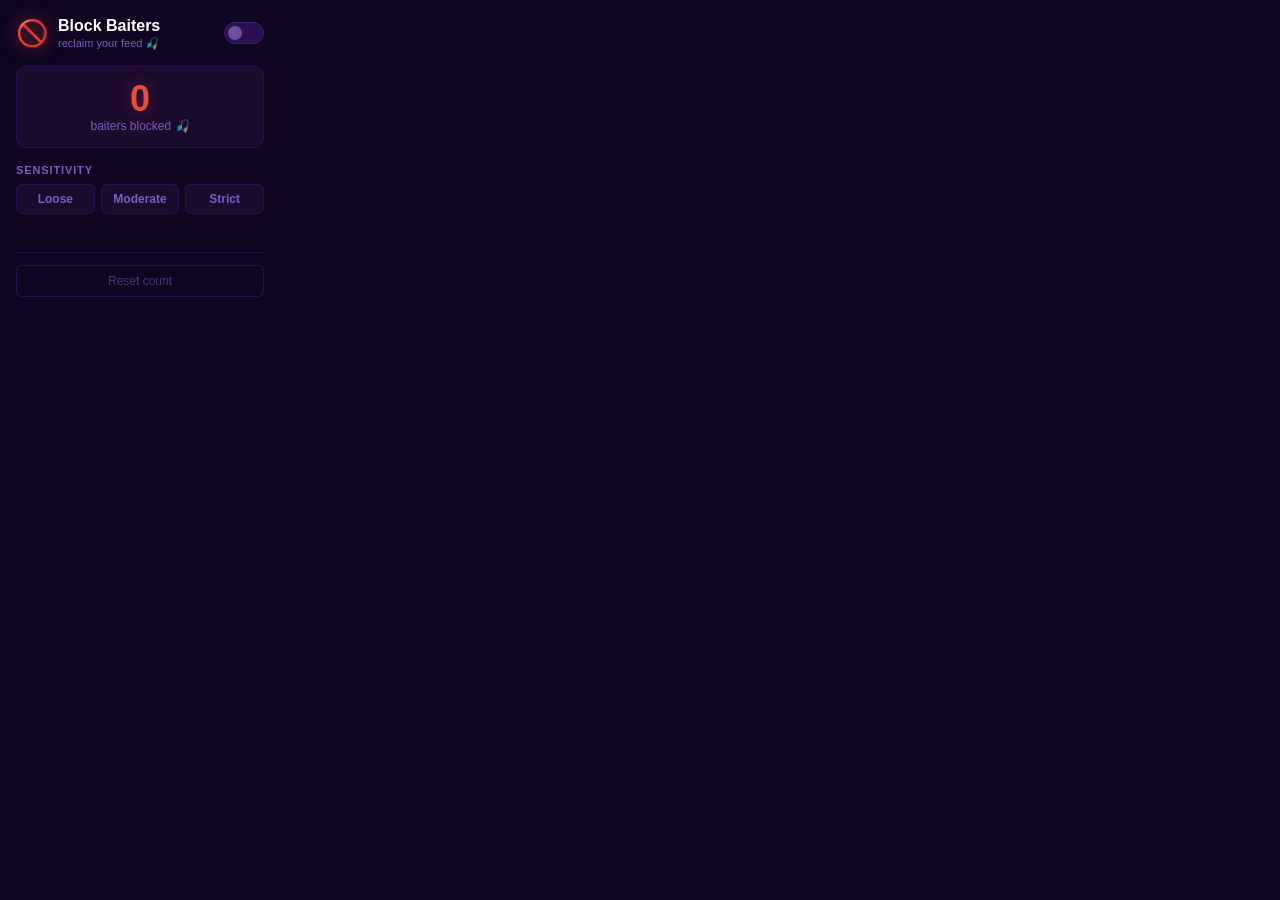
<file: popup.html>
<!DOCTYPE html>
<html lang="en">
<head>
  <meta charset="UTF-8" />
  <meta name="viewport" content="width=device-width, initial-scale=1.0" />
  <title>Block Baiters</title>
  <link rel="stylesheet" href="popup.css" />
</head>
<body>
  <div class="container">
    <header>
      <div class="logo">🚫</div>
      <div class="title-group">
        <h1>Block Baiters</h1>
        <p class="subtitle">reclaim your feed 🎣</p>
      </div>
      <label class="toggle" title="Enable / disable">
        <input type="checkbox" id="enabledToggle" />
        <span class="toggle__track"></span>
      </label>
    </header>

    <section class="stats" id="statsSection">
      <div class="stat">
        <span class="stat__number" id="filteredCount">0</span>
        <span class="stat__label">baiters blocked 🎣</span>
      </div>
    </section>

    <section class="settings">
      <label class="setting-label" for="sensitivitySelect">Sensitivity</label>
      <div class="sensitivity-group" id="sensitivityGroup">
        <button class="sens-btn" data-value="loose">Loose</button>
        <button class="sens-btn" data-value="moderate">Moderate</button>
        <button class="sens-btn" data-value="strict">Strict</button>
      </div>
      <p class="sensitivity-hint" id="sensitivityHint"></p>
    </section>

    <footer>
      <button class="reset-btn" id="resetBtn">Reset count</button>
    </footer>
  </div>
  <script src="popup.js"></script>
</body>
</html>
</file>
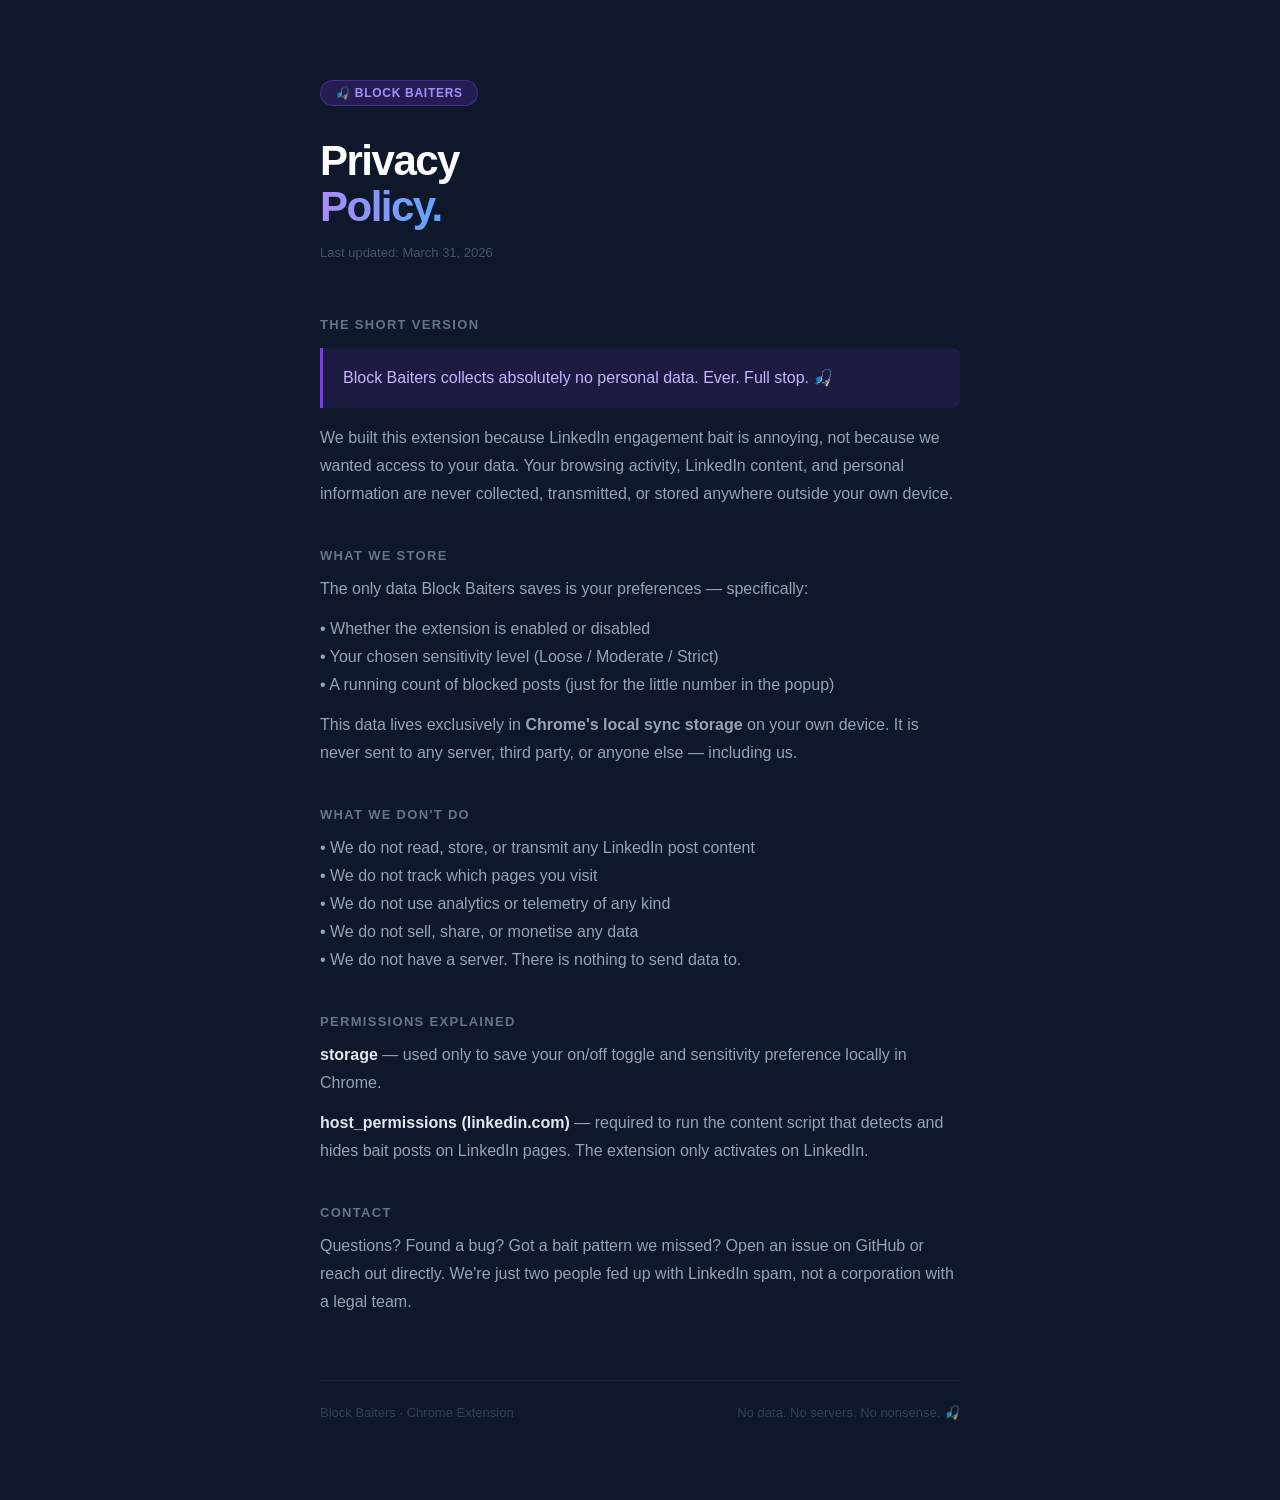
<file: privacy-policy.html>
<!DOCTYPE html>
<html lang="en">
<head>
  <meta charset="UTF-8"/>
  <meta name="viewport" content="width=device-width, initial-scale=1.0"/>
  <title>Privacy Policy — Block Baiters</title>
  <style>
    *, *::before, *::after { box-sizing: border-box; margin: 0; padding: 0; }
    body {
      font-family: -apple-system, BlinkMacSystemFont, 'Segoe UI', sans-serif;
      background: #0F172A;
      color: #CBD5E1;
      min-height: 100vh;
      display: flex;
      align-items: flex-start;
      justify-content: center;
      padding: 80px 24px;
    }
    .container { max-width: 640px; width: 100%; }
    .badge {
      display: inline-flex; align-items: center; gap: 8px;
      background: rgba(124,58,237,0.2); border: 1px solid rgba(124,58,237,0.4);
      border-radius: 100px; padding: 5px 14px; margin-bottom: 32px;
      font-size: 12px; font-weight: 600; color: #A78BFA;
      letter-spacing: 0.06em; text-transform: uppercase;
    }
    h1 {
      font-size: 42px; font-weight: 800; color: white;
      letter-spacing: -1.5px; line-height: 1.1; margin-bottom: 12px;
    }
    h1 span {
      background: linear-gradient(90deg, #A78BFA, #60A5FA);
      -webkit-background-clip: text; -webkit-text-fill-color: transparent;
    }
    .updated {
      font-size: 13px; color: #475569; margin-bottom: 52px;
    }
    section { margin-bottom: 40px; }
    h2 {
      font-size: 13px; font-weight: 700; letter-spacing: 0.1em;
      text-transform: uppercase; color: #64748B; margin-bottom: 12px;
    }
    p { font-size: 16px; line-height: 1.75; color: #94A3B8; }
    p + p { margin-top: 12px; }
    .highlight {
      background: rgba(124,58,237,0.12);
      border-left: 3px solid #7C3AED;
      border-radius: 0 8px 8px 0;
      padding: 16px 20px;
      margin: 16px 0;
    }
    .highlight p { color: #C4B5FD; font-weight: 500; }
    footer {
      margin-top: 64px; padding-top: 24px;
      border-top: 1px solid rgba(255,255,255,0.06);
      font-size: 13px; color: #334155;
      display: flex; justify-content: space-between; align-items: center;
    }
    a { color: #7C3AED; text-decoration: none; }
    a:hover { text-decoration: underline; }
  </style>
</head>
<body>
  <div class="container">
    <div class="badge">🎣 Block Baiters</div>
    <h1>Privacy<br/><span>Policy.</span></h1>
    <p class="updated">Last updated: March 31, 2026</p>

    <section>
      <h2>The short version</h2>
      <div class="highlight">
        <p>Block Baiters collects absolutely no personal data. Ever. Full stop. 🎣</p>
      </div>
      <p>We built this extension because LinkedIn engagement bait is annoying, not because we wanted access to your data. Your browsing activity, LinkedIn content, and personal information are never collected, transmitted, or stored anywhere outside your own device.</p>
    </section>

    <section>
      <h2>What we store</h2>
      <p>The only data Block Baiters saves is your preferences — specifically:</p>
      <p>• Whether the extension is enabled or disabled<br/>
         • Your chosen sensitivity level (Loose / Moderate / Strict)<br/>
         • A running count of blocked posts (just for the little number in the popup)</p>
      <p>This data lives exclusively in <strong>Chrome's local sync storage</strong> on your own device. It is never sent to any server, third party, or anyone else — including us.</p>
    </section>

    <section>
      <h2>What we don't do</h2>
      <p>• We do not read, store, or transmit any LinkedIn post content<br/>
         • We do not track which pages you visit<br/>
         • We do not use analytics or telemetry of any kind<br/>
         • We do not sell, share, or monetise any data<br/>
         • We do not have a server. There is nothing to send data to.</p>
    </section>

    <section>
      <h2>Permissions explained</h2>
      <p><strong style="color:#E2E8F0;">storage</strong> — used only to save your on/off toggle and sensitivity preference locally in Chrome.</p>
      <p><strong style="color:#E2E8F0;">host_permissions (linkedin.com)</strong> — required to run the content script that detects and hides bait posts on LinkedIn pages. The extension only activates on LinkedIn.</p>
    </section>

    <section>
      <h2>Contact</h2>
      <p>Questions? Found a bug? Got a bait pattern we missed? Open an issue on GitHub or reach out directly. We're just two people fed up with LinkedIn spam, not a corporation with a legal team.</p>
    </section>

    <footer>
      <span>Block Baiters · Chrome Extension</span>
      <span>No data. No servers. No nonsense. 🎣</span>
    </footer>
  </div>
</body>
</html>
</file>
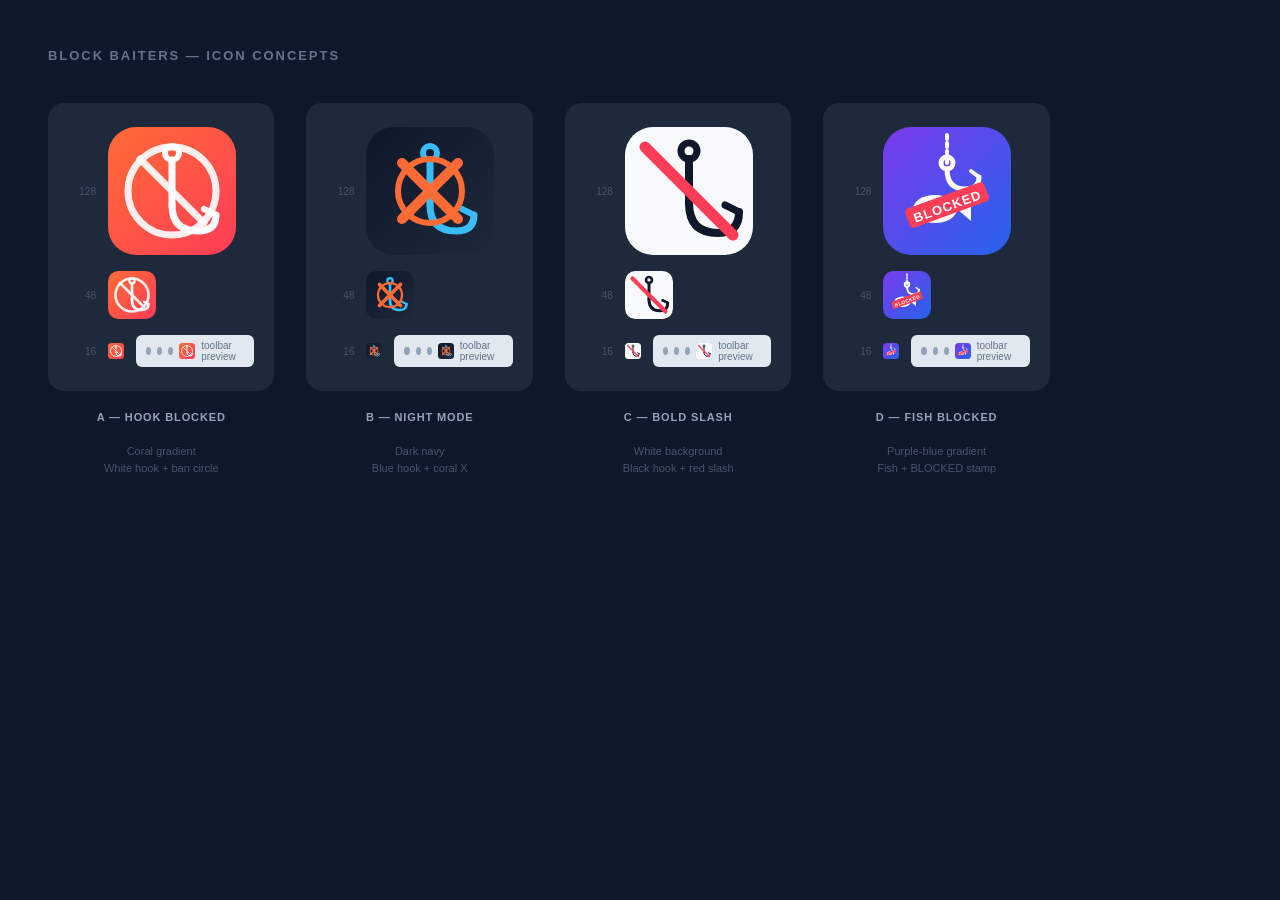
<file: icon-concepts/preview.html>
<!DOCTYPE html>
<html lang="en">
<head>
<meta charset="UTF-8"/>
<title>Block Baiters — Icon Concepts</title>
<style>
  * { box-sizing: border-box; margin: 0; padding: 0; }
  body {
    background: #0F172A;
    font-family: -apple-system, BlinkMacSystemFont, 'Segoe UI', sans-serif;
    color: white;
    padding: 48px;
    min-height: 100vh;
  }
  h1 {
    font-size: 13px;
    font-weight: 600;
    letter-spacing: 0.15em;
    text-transform: uppercase;
    color: #64748B;
    margin-bottom: 40px;
  }
  .grid {
    display: grid;
    grid-template-columns: repeat(4, 1fr);
    gap: 32px;
    max-width: 900px;
  }
  .card {
    display: flex;
    flex-direction: column;
    align-items: center;
    gap: 20px;
  }
  .sizes {
    display: flex;
    flex-direction: column;
    align-items: center;
    gap: 16px;
    background: #1E293B;
    border-radius: 16px;
    padding: 24px 20px;
    width: 100%;
  }
  .size-row {
    display: flex;
    align-items: center;
    gap: 12px;
    width: 100%;
  }
  .size-label {
    font-size: 10px;
    color: #475569;
    width: 28px;
    text-align: right;
    flex-shrink: 0;
  }
  img.hero { width: 128px; height: 128px; }
  img.mid  { width: 48px;  height: 48px; }
  img.tiny { width: 16px;  height: 16px; }
  .label {
    font-size: 11px;
    font-weight: 700;
    letter-spacing: 0.08em;
    color: #94A3B8;
    text-transform: uppercase;
  }
  .tag {
    font-size: 11px;
    color: #475569;
    text-align: center;
    line-height: 1.5;
  }
  /* Toolbar simulation */
  .toolbar-sim {
    background: #E2E8F0;
    border-radius: 6px;
    padding: 5px 10px;
    display: flex;
    align-items: center;
    gap: 6px;
    width: 100%;
  }
  .toolbar-dot { width: 8px; height: 8px; border-radius: 50%; background: #94A3B8; }
  .toolbar-label { font-size: 10px; color: #64748B; }
</style>
</head>
<body>

<h1>Block Baiters — Icon Concepts</h1>

<div class="grid">

  <!-- A -->
  <div class="card">
    <div class="sizes">
      <div class="size-row">
        <span class="size-label">128</span>
        <img class="hero" src="concept-a.svg"/>
      </div>
      <div class="size-row">
        <span class="size-label">48</span>
        <img class="mid" src="concept-a.svg"/>
      </div>
      <div class="size-row">
        <span class="size-label">16</span>
        <img class="tiny" src="concept-a.svg"/>
        <div class="toolbar-sim">
          <div class="toolbar-dot"></div>
          <div class="toolbar-dot"></div>
          <div class="toolbar-dot"></div>
          <img class="tiny" src="concept-a.svg"/>
          <span class="toolbar-label">toolbar preview</span>
        </div>
      </div>
    </div>
    <div class="label">A — Hook Blocked</div>
    <div class="tag">Coral gradient<br/>White hook + ban circle</div>
  </div>

  <!-- B -->
  <div class="card">
    <div class="sizes">
      <div class="size-row">
        <span class="size-label">128</span>
        <img class="hero" src="concept-b.svg"/>
      </div>
      <div class="size-row">
        <span class="size-label">48</span>
        <img class="mid" src="concept-b.svg"/>
      </div>
      <div class="size-row">
        <span class="size-label">16</span>
        <img class="tiny" src="concept-b.svg"/>
        <div class="toolbar-sim">
          <div class="toolbar-dot"></div>
          <div class="toolbar-dot"></div>
          <div class="toolbar-dot"></div>
          <img class="tiny" src="concept-b.svg"/>
          <span class="toolbar-label">toolbar preview</span>
        </div>
      </div>
    </div>
    <div class="label">B — Night Mode</div>
    <div class="tag">Dark navy<br/>Blue hook + coral X</div>
  </div>

  <!-- C -->
  <div class="card">
    <div class="sizes">
      <div class="size-row">
        <span class="size-label">128</span>
        <img class="hero" src="concept-c.svg"/>
      </div>
      <div class="size-row">
        <span class="size-label">48</span>
        <img class="mid" src="concept-c.svg"/>
      </div>
      <div class="size-row">
        <span class="size-label">16</span>
        <img class="tiny" src="concept-c.svg"/>
        <div class="toolbar-sim">
          <div class="toolbar-dot"></div>
          <div class="toolbar-dot"></div>
          <div class="toolbar-dot"></div>
          <img class="tiny" src="concept-c.svg"/>
          <span class="toolbar-label">toolbar preview</span>
        </div>
      </div>
    </div>
    <div class="label">C — Bold Slash</div>
    <div class="tag">White background<br/>Black hook + red slash</div>
  </div>

  <!-- D -->
  <div class="card">
    <div class="sizes">
      <div class="size-row">
        <span class="size-label">128</span>
        <img class="hero" src="concept-d.svg"/>
      </div>
      <div class="size-row">
        <span class="size-label">48</span>
        <img class="mid" src="concept-d.svg"/>
      </div>
      <div class="size-row">
        <span class="size-label">16</span>
        <img class="tiny" src="concept-d.svg"/>
        <div class="toolbar-sim">
          <div class="toolbar-dot"></div>
          <div class="toolbar-dot"></div>
          <div class="toolbar-dot"></div>
          <img class="tiny" src="concept-d.svg"/>
          <span class="toolbar-label">toolbar preview</span>
        </div>
      </div>
    </div>
    <div class="label">D — Fish Blocked</div>
    <div class="tag">Purple-blue gradient<br/>Fish + BLOCKED stamp</div>
  </div>

</div>

</body>
</html>
</file>
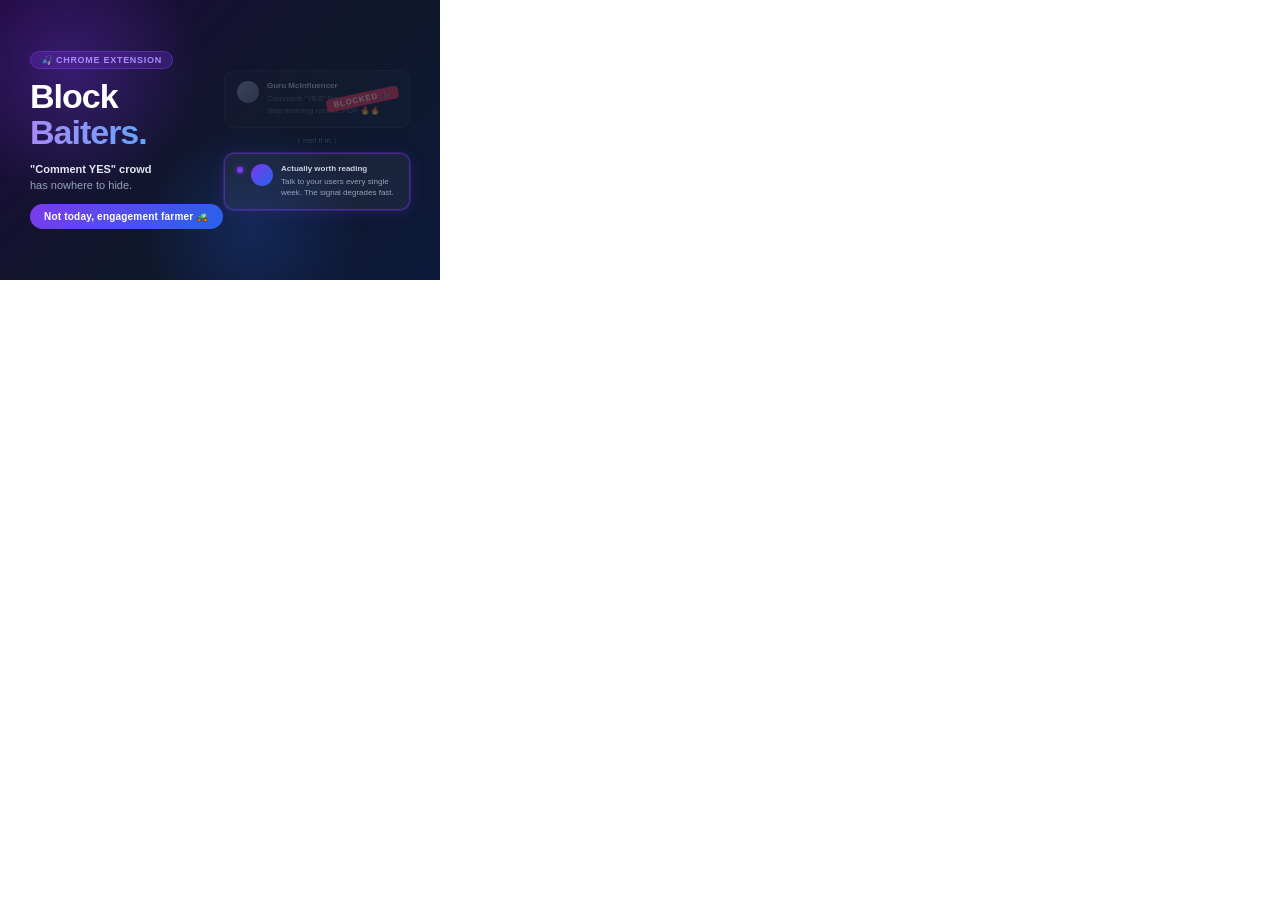
<file: icon-concepts/promo-440x280.html>
<!DOCTYPE html>
<html>
<head>
<meta charset="UTF-8"/>
<style>
  * { margin: 0; padding: 0; box-sizing: border-box; }
  html, body { width: 440px; height: 280px; overflow: hidden;
    font-family: -apple-system, BlinkMacSystemFont, 'Segoe UI', sans-serif; }

  .banner {
    width: 440px; height: 280px;
    background: linear-gradient(135deg, #1E0A3C 0%, #0F172A 55%, #0C1A3A 100%);
    display: flex; align-items: center; justify-content: space-between;
    padding: 28px 30px; position: relative; overflow: hidden;
  }
  .banner::before {
    content: ''; position: absolute; top: -60px; left: -60px;
    width: 260px; height: 260px;
    background: radial-gradient(circle, rgba(124,58,237,0.3) 0%, transparent 70%);
  }
  .banner::after {
    content: ''; position: absolute; bottom: -60px; right: 80px;
    width: 220px; height: 220px;
    background: radial-gradient(circle, rgba(37,99,235,0.22) 0%, transparent 70%);
  }

  .left { z-index: 1; max-width: 210px; display: flex; flex-direction: column; gap: 10px; }

  .badge {
    display: inline-flex; align-items: center; gap: 5px;
    background: rgba(124,58,237,0.25); border: 1px solid rgba(124,58,237,0.45);
    border-radius: 100px; padding: 3px 10px; width: fit-content;
    font-size: 9px; font-weight: 700; color: #A78BFA;
    letter-spacing: 0.08em; text-transform: uppercase;
  }
  h1 {
    font-size: 34px; font-weight: 800; line-height: 1.05;
    color: white; letter-spacing: -1px;
  }
  h1 span {
    background: linear-gradient(90deg, #A78BFA, #60A5FA);
    -webkit-background-clip: text; -webkit-text-fill-color: transparent;
  }
  .tagline { font-size: 11px; color: #94A3B8; line-height: 1.5; }
  .tagline strong { color: #E2E8F0; font-weight: 600; }
  .pill {
    background: linear-gradient(135deg, #7C3AED, #2563EB);
    border-radius: 100px; padding: 7px 14px;
    font-size: 10px; font-weight: 700; color: white;
    width: fit-content; letter-spacing: 0.02em;
  }

  .right { z-index: 1; display: flex; flex-direction: column; gap: 8px; width: 186px; }

  .feed-card {
    background: rgba(255,255,255,0.05);
    border: 1px solid rgba(255,255,255,0.08);
    border-radius: 10px; padding: 10px 12px;
    display: flex; align-items: flex-start; gap: 8px;
  }
  .feed-card.blocked { opacity: 0.32; position: relative; }
  .feed-card.clean {
    border-color: rgba(124,58,237,0.45);
    box-shadow: 0 0 0 1px rgba(124,58,237,0.25), 0 2px 16px rgba(124,58,237,0.18);
  }

  .avatar { width: 22px; height: 22px; border-radius: 50%; flex-shrink: 0; }
  .avatar-bait { background: linear-gradient(135deg, #94A3B8, #64748B); }
  .avatar-real { background: linear-gradient(135deg, #7C3AED, #2563EB); }

  .card-name { font-size: 8px; font-weight: 700; color: #CBD5E1; margin-bottom: 3px; }
  .card-text { font-size: 8px; color: #64748B; line-height: 1.45; }
  .card-text.real { color: #94A3B8; }

  .stamp {
    position: absolute; top: 50%; right: 10px;
    transform: translateY(-50%) rotate(-12deg);
    background: #FF3D57; border-radius: 4px;
    padding: 2px 7px; font-size: 8px; font-weight: 900;
    color: white; letter-spacing: 0.1em; text-transform: uppercase;
  }
  .divider { text-align: center; font-size: 8px; color: #334155; }
  .glow-dot {
    width: 6px; height: 6px; border-radius: 50%;
    background: #7C3AED; flex-shrink: 0; margin-top: 3px;
    box-shadow: 0 0 5px rgba(124,58,237,0.9);
  }
</style>
</head>
<body>
<div class="banner">
  <div class="left">
    <div class="badge">🎣 Chrome Extension</div>
    <h1>Block<br/><span>Baiters.</span></h1>
    <p class="tagline"><strong>"Comment YES" crowd</strong><br/>has nowhere to hide.</p>
    <div class="pill">Not today, engagement farmer 🚜</div>
  </div>
  <div class="right">
    <div class="feed-card blocked">
      <div class="avatar avatar-bait"></div>
      <div class="card-body">
        <div class="card-name">Guru McInfluencer</div>
        <div class="card-text">Comment "YES" for my FREE 47-step morning routine PDF 🔥🔥</div>
      </div>
      <div class="stamp">Blocked 🎣</div>
    </div>
    <div class="divider">↓ reel it in ↓</div>
    <div class="feed-card clean">
      <div class="glow-dot"></div>
      <div class="avatar avatar-real"></div>
      <div class="card-body">
        <div class="card-name">Actually worth reading</div>
        <div class="card-text real">Talk to your users every single week. The signal degrades fast.</div>
      </div>
    </div>
  </div>
</div>
</body>
</html>
</file>
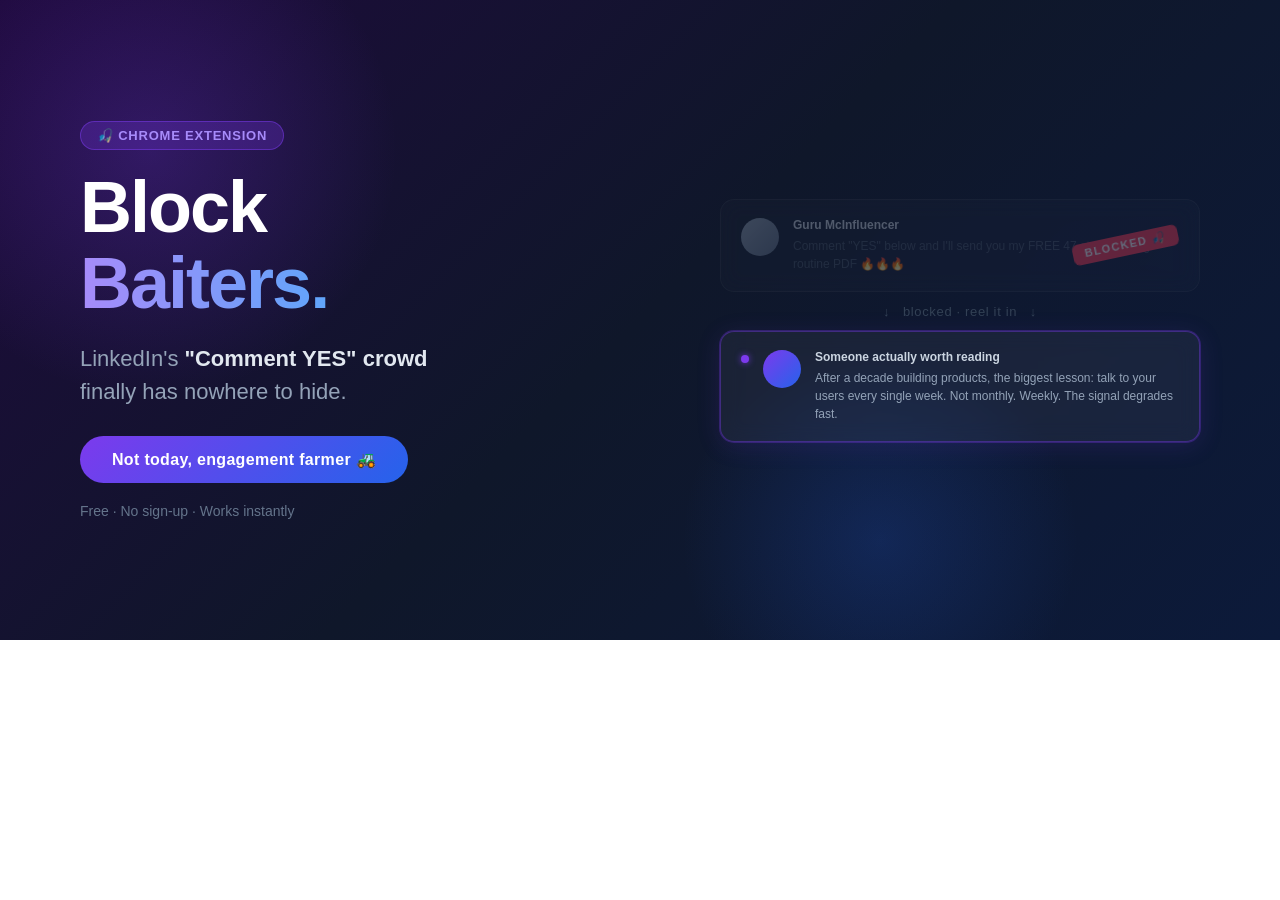
<file: icon-concepts/promo-banner.html>
<!DOCTYPE html>
<html>
<head>
<meta charset="UTF-8"/>
<style>
  * { margin: 0; padding: 0; box-sizing: border-box; }
  html, body {
    width: 1280px; height: 640px;
    overflow: hidden;
    font-family: -apple-system, BlinkMacSystemFont, 'Segoe UI', sans-serif;
  }
  .banner {
    width: 1280px; height: 640px;
    background: linear-gradient(135deg, #1E0A3C 0%, #0F172A 50%, #0C1A3A 100%);
    display: flex;
    align-items: center;
    justify-content: space-between;
    padding: 64px 80px;
    position: relative;
    overflow: hidden;
  }

  /* Subtle radial glow */
  .banner::before {
    content: '';
    position: absolute;
    top: -100px; left: -100px;
    width: 500px; height: 500px;
    background: radial-gradient(circle, rgba(124,58,237,0.25) 0%, transparent 70%);
    pointer-events: none;
  }
  .banner::after {
    content: '';
    position: absolute;
    bottom: -100px; right: 200px;
    width: 400px; height: 400px;
    background: radial-gradient(circle, rgba(37,99,235,0.2) 0%, transparent 70%);
    pointer-events: none;
  }

  /* Left: text */
  .left {
    display: flex;
    flex-direction: column;
    gap: 20px;
    z-index: 1;
    max-width: 560px;
  }

  .badge {
    display: inline-flex;
    align-items: center;
    gap: 8px;
    background: rgba(124,58,237,0.25);
    border: 1px solid rgba(124,58,237,0.5);
    border-radius: 100px;
    padding: 6px 16px;
    width: fit-content;
    font-size: 13px;
    font-weight: 600;
    color: #A78BFA;
    letter-spacing: 0.06em;
    text-transform: uppercase;
  }

  h1 {
    font-size: 72px;
    font-weight: 800;
    line-height: 1.05;
    color: white;
    letter-spacing: -2px;
  }
  h1 span {
    background: linear-gradient(90deg, #A78BFA, #60A5FA);
    -webkit-background-clip: text;
    -webkit-text-fill-color: transparent;
  }

  .tagline {
    font-size: 22px;
    color: #94A3B8;
    line-height: 1.5;
    font-weight: 400;
  }
  .tagline strong {
    color: #E2E8F0;
    font-weight: 600;
  }

  .cta {
    display: flex;
    align-items: center;
    gap: 12px;
    margin-top: 8px;
  }
  .pill {
    background: linear-gradient(135deg, #7C3AED, #2563EB);
    border-radius: 100px;
    padding: 14px 32px;
    font-size: 16px;
    font-weight: 700;
    color: white;
    letter-spacing: 0.02em;
  }
  .sub-pill {
    font-size: 14px;
    color: #64748B;
  }

  /* Right: mockup */
  .right {
    z-index: 1;
    display: flex;
    flex-direction: column;
    gap: 12px;
    width: 480px;
  }

  .feed-card {
    background: rgba(255,255,255,0.05);
    border: 1px solid rgba(255,255,255,0.08);
    border-radius: 14px;
    padding: 18px 20px;
    display: flex;
    align-items: flex-start;
    gap: 14px;
    backdrop-filter: blur(10px);
  }
  .feed-card.blocked {
    opacity: 0.35;
    position: relative;
  }
  .feed-card.clean {
    border-color: rgba(124,58,237,0.4);
    box-shadow: 0 0 0 1px rgba(124,58,237,0.3), 0 4px 24px rgba(124,58,237,0.15);
  }

  .avatar {
    width: 38px; height: 38px;
    border-radius: 50%;
    flex-shrink: 0;
  }
  .avatar-bait { background: linear-gradient(135deg, #94A3B8, #64748B); }
  .avatar-real { background: linear-gradient(135deg, #7C3AED, #2563EB); }

  .card-body { flex: 1; }
  .card-name {
    font-size: 12px;
    font-weight: 700;
    color: #CBD5E1;
    margin-bottom: 5px;
  }
  .card-text {
    font-size: 12px;
    color: #64748B;
    line-height: 1.5;
  }
  .card-text.bait { color: #475569; }
  .card-text.real { color: #94A3B8; }

  /* Blocked stamp */
  .stamp {
    position: absolute;
    top: 50%; right: 20px;
    transform: translateY(-50%) rotate(-12deg);
    background: #FF3D57;
    border-radius: 6px;
    padding: 4px 12px;
    font-size: 11px;
    font-weight: 900;
    color: white;
    letter-spacing: 0.12em;
    text-transform: uppercase;
  }
  .feed-card.blocked { position: relative; }

  .fishing-line {
    text-align: center;
    font-size: 13px;
    color: #334155;
    letter-spacing: 0.05em;
  }

  /* Real post glow dot */
  .glow-dot {
    width: 8px; height: 8px;
    border-radius: 50%;
    background: #7C3AED;
    flex-shrink: 0;
    margin-top: 5px;
    box-shadow: 0 0 6px rgba(124,58,237,0.8);
  }
</style>
</head>
<body>
<div class="banner">
  <div class="left">
    <div class="badge">🎣 Chrome Extension</div>
    <h1>Block<br/><span>Baiters.</span></h1>
    <p class="tagline">
      LinkedIn's <strong>"Comment YES" crowd</strong><br/>
      finally has nowhere to hide.
    </p>
    <div class="cta">
      <div class="pill">Not today, engagement farmer 🚜</div>
    </div>
    <div class="sub-pill">Free · No sign-up · Works instantly</div>
  </div>

  <div class="right">
    <!-- Bait post — blocked -->
    <div class="feed-card blocked">
      <div class="avatar avatar-bait"></div>
      <div class="card-body">
        <div class="card-name">Guru McInfluencer</div>
        <div class="card-text bait">Comment "YES" below and I'll send you my FREE 47-step morning routine PDF 🔥🔥🔥</div>
      </div>
      <div class="stamp">Blocked 🎣</div>
    </div>

    <div class="fishing-line">↓ &nbsp; blocked · reel it in &nbsp; ↓</div>

    <!-- Clean post — glowing -->
    <div class="feed-card clean">
      <div class="glow-dot"></div>
      <div class="avatar avatar-real"></div>
      <div class="card-body">
        <div class="card-name">Someone actually worth reading</div>
        <div class="card-text real">After a decade building products, the biggest lesson: talk to your users every single week. Not monthly. Weekly. The signal degrades fast.</div>
      </div>
    </div>
  </div>
</div>
</body>
</html>
</file>
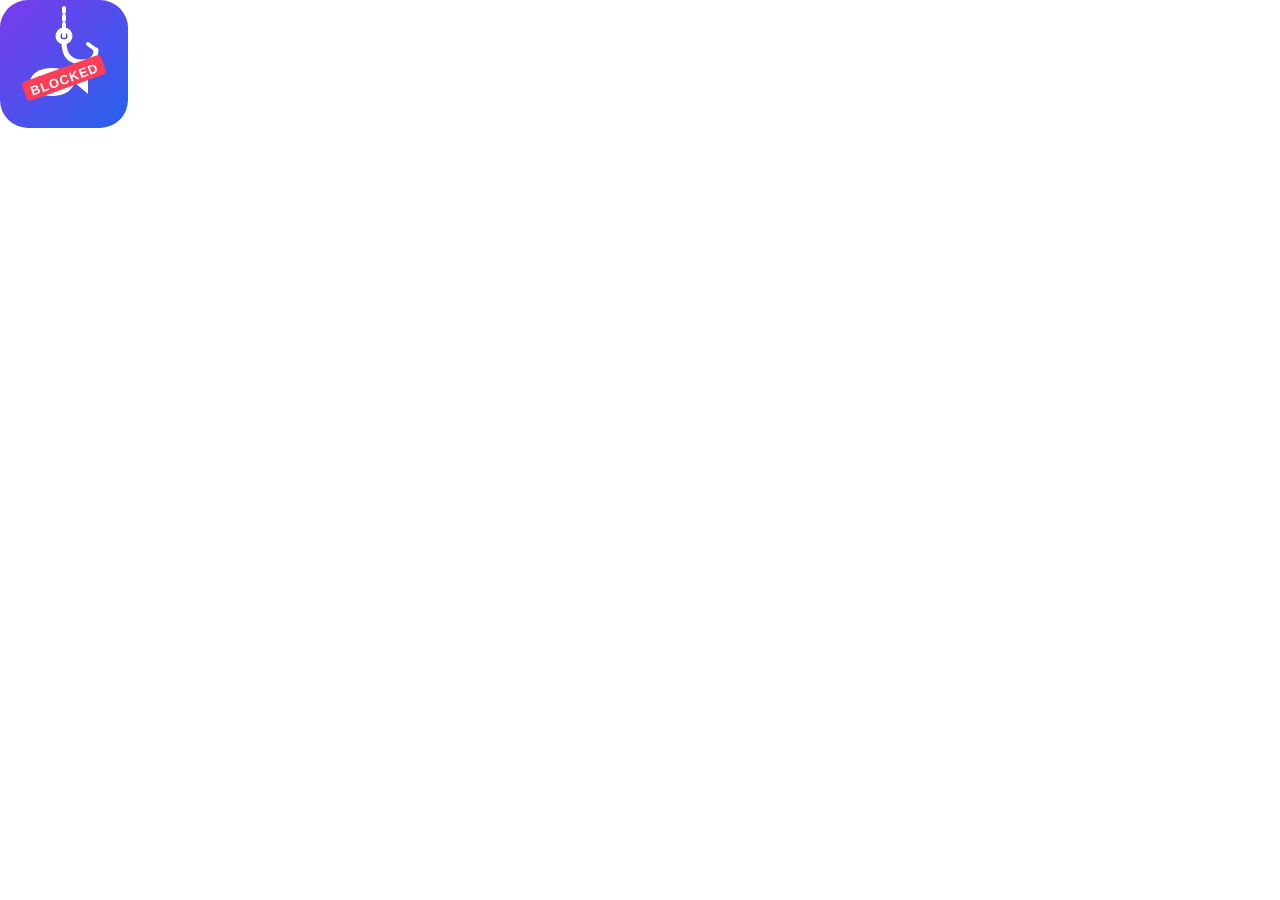
<file: icon-concepts/render-icon.html>
<!DOCTYPE html>
<html>
<head>
<meta charset="UTF-8"/>
<style>
  * { margin: 0; padding: 0; }
  html, body { width: 128px; height: 128px; overflow: hidden; background: transparent; }
  img { width: 128px; height: 128px; display: block; }
</style>
</head>
<body>
  <img src="concept-d.svg"/>
</body>
</html>
</file>
<file: popup.css>
/* popup.css — Block Baiters */
*, *::before, *::after { box-sizing: border-box; margin: 0; padding: 0; }

body {
  width: 280px;
  font-family: -apple-system, BlinkMacSystemFont, 'Segoe UI', sans-serif;
  font-size: 14px;
  background: #0f0521;
  color: #e2d9f3;
}

.container {
  padding: 16px;
  display: flex;
  flex-direction: column;
  gap: 16px;
}

/* ── Header ── */
header {
  display: flex;
  align-items: center;
  gap: 10px;
}

.logo {
  font-size: 26px;
  line-height: 1;
  filter: drop-shadow(0 0 8px rgba(231,76,60,0.7));
}

.title-group { flex: 1; }

h1 {
  font-size: 16px;
  font-weight: 800;
  line-height: 1.2;
  color: #fff;
}

.subtitle {
  font-size: 11px;
  color: #7c5cbf;
  margin-top: 2px;
}

/* ── Toggle switch ── */
.toggle {
  position: relative;
  display: inline-flex;
  align-items: center;
  cursor: pointer;
  flex-shrink: 0;
}

.toggle input {
  opacity: 0;
  width: 0;
  height: 0;
  position: absolute;
}

.toggle__track {
  width: 40px;
  height: 22px;
  background: #2a1050;
  border-radius: 11px;
  transition: background 0.2s;
  position: relative;
  border: 1px solid #3b1f6e;
}

.toggle__track::after {
  content: '';
  position: absolute;
  top: 3px;
  left: 3px;
  width: 14px;
  height: 14px;
  border-radius: 50%;
  background: #6b4fa0;
  transition: transform 0.2s, background 0.2s;
}

.toggle input:checked + .toggle__track {
  background: #e74c3c;
  border-color: #c0392b;
}

.toggle input:checked + .toggle__track::after {
  background: #fff;
  transform: translateX(18px);
}

/* ── Stats ── */
.stats {
  background: #1a0a2e;
  border: 1px solid #2a1050;
  border-radius: 10px;
  padding: 14px 16px;
  text-align: center;
}

.stat__number {
  display: block;
  font-size: 36px;
  font-weight: 800;
  color: #e74c3c;
  line-height: 1;
  text-shadow: 0 0 20px rgba(231,76,60,0.4);
}

.stat__label {
  font-size: 12px;
  color: #7c5cbf;
  margin-top: 4px;
}

/* ── Settings ── */
.settings {
  display: flex;
  flex-direction: column;
  gap: 8px;
}

.setting-label {
  font-size: 11px;
  font-weight: 700;
  color: #7c5cbf;
  text-transform: uppercase;
  letter-spacing: 0.08em;
}

.sensitivity-group {
  display: flex;
  gap: 6px;
}

.sens-btn {
  flex: 1;
  padding: 7px 0;
  border: 1px solid #2a1050;
  border-radius: 6px;
  background: #1a0a2e;
  font-size: 12px;
  font-weight: 600;
  cursor: pointer;
  color: #7c5cbf;
  transition: all 0.15s;
  font-family: inherit;
}

.sens-btn:hover {
  border-color: #e74c3c;
  color: #fff;
}

.sens-btn.active {
  background: #e74c3c;
  border-color: #e74c3c;
  color: #fff;
}

.sensitivity-hint {
  font-size: 11px;
  color: #6b4fa0;
  min-height: 14px;
  line-height: 1.4;
}

/* ── Divider ── */
footer {
  border-top: 1px solid #1e0d40;
  padding-top: 12px;
}

.reset-btn {
  width: 100%;
  padding: 8px;
  border: 1px solid #2a1050;
  border-radius: 6px;
  background: none;
  font-size: 12px;
  color: #4b3575;
  cursor: pointer;
  font-family: inherit;
  transition: all 0.15s;
}

.reset-btn:hover {
  border-color: #e74c3c;
  color: #e74c3c;
}
</file>
